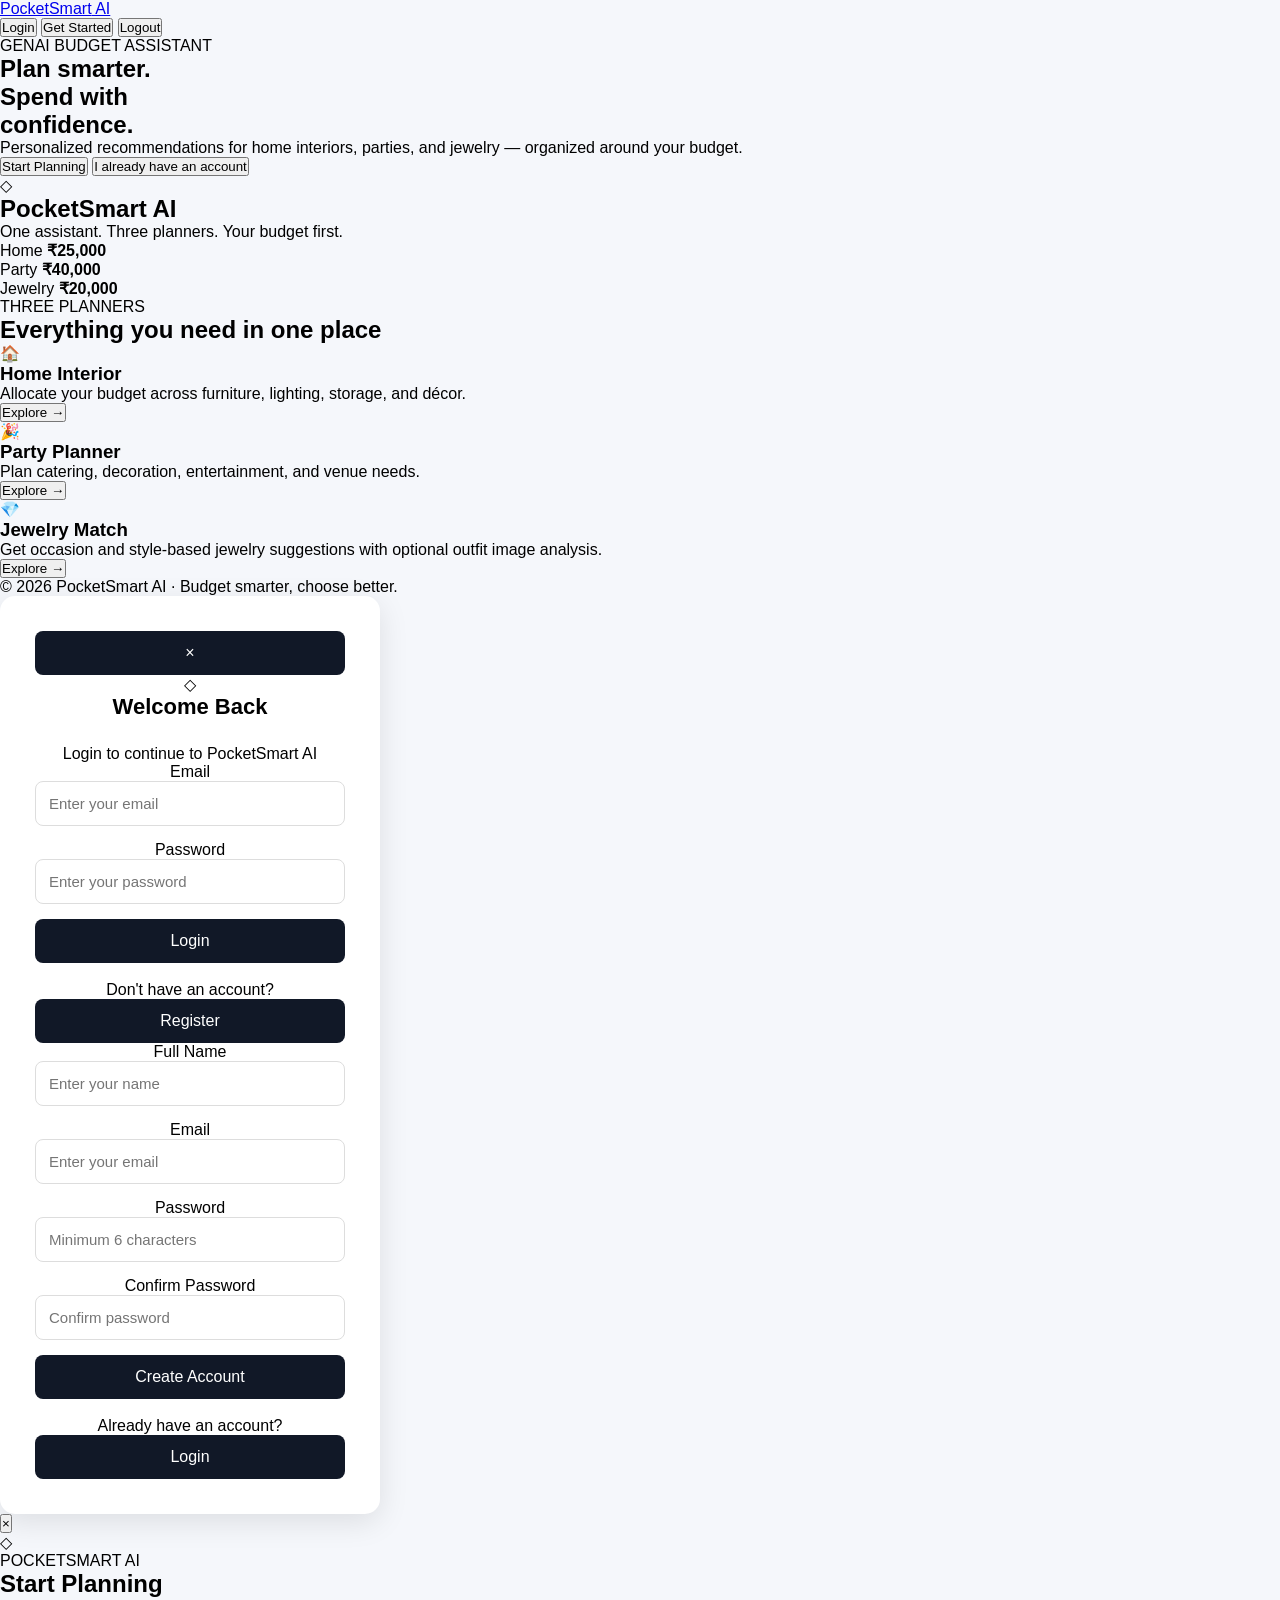
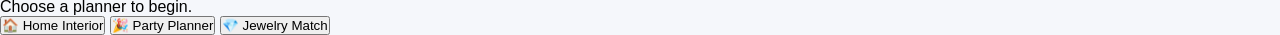
<file: index.html>
<!DOCTYPE html>
<html lang="en">
<head>
    <meta charset="UTF-8">
    <meta name="viewport" content="width=device-width, initial-scale=1.0">
    <title>PocketSmart AI</title>
    <link rel="stylesheet" href="style.css">
</head>

<body>

<!-- NAVBAR -->
<header class="navbar">

    <a href="#home" class="logo">
        Pocket<span>Smart</span> AI
    </a>

    <nav>
        <button id="loginBtn" class="login-btn">
            Login
        </button>

        <button id="getStartedBtn" class="get-started">
            Get Started
        </button>

        <span id="welcomeUser" class="welcome-user hidden"></span>

        <button id="logoutBtn" class="logout-btn hidden">
            Logout
        </button>
    </nav>

</header>


<!-- MAIN -->
<main>

    <!-- HERO -->
    <section class="hero" id="home">

        <div class="hero-content">

            <p class="eyebrow">
                GENAI BUDGET ASSISTANT
            </p>

            <h1>
                Plan smarter.<br>
                <span>Spend with</span><br>
                <span>confidence.</span>
            </h1>

            <p class="description">
                Personalized recommendations for home interiors,
                parties, and jewelry — organized around your budget.
            </p>

            <div class="hero-buttons">

                <button
                    id="startPlanningBtn"
                    class="start-planning">
                    Start Planning
                </button>

                <button
                    id="accountBtn"
                    class="account-btn">
                    I already have an account
                </button>

            </div>

        </div>


        <!-- BUDGET CARD -->
        <div class="budget-card">

            <div class="card-icon">◇</div>

            <h2>PocketSmart AI</h2>

            <p>
                One assistant. Three planners.
                Your budget first.
            </p>

            <div class="budget-list">

                <div>
                    <span>Home</span>
                    <strong>₹25,000</strong>
                </div>

                <div>
                    <span>Party</span>
                    <strong>₹40,000</strong>
                </div>

                <div>
                    <span>Jewelry</span>
                    <strong>₹20,000</strong>
                </div>

            </div>

        </div>

    </section>


    <!-- PLANNERS -->
    <section class="planners" id="planners">

        <p class="eyebrow">
            THREE PLANNERS
        </p>

        <h2 class="section-title">
            Everything you need in one place
        </h2>

        <div class="planner-grid">

            <!-- HOME -->
            <div class="planner-card">

                <div class="planner-icon">🏠</div>

                <h3>
                    Home Interior
                </h3>

                <p>
                    Allocate your budget across furniture,
                    lighting, storage, and décor.
                </p>

                <button
                    class="explore-btn"
                    data-planner="home">
                    Explore →
                </button>

            </div>


            <!-- PARTY -->
            <div class="planner-card">

                <div class="planner-icon">🎉</div>

                <h3>
                    Party Planner
                </h3>

                <p>
                    Plan catering, decoration,
                    entertainment, and venue needs.
                </p>

                <button
                    class="explore-btn"
                    data-planner="party">
                    Explore →
                </button>

            </div>


            <!-- JEWELRY -->
            <div class="planner-card">

                <div class="planner-icon">💎</div>

                <h3>
                    Jewelry Match
                </h3>

                <p>
                    Get occasion and style-based jewelry
                    suggestions with optional outfit image analysis.
                </p>

                <button
                    class="explore-btn"
                    data-planner="jewelry">
                    Explore →
                </button>

            </div>

        </div>

    </section>

</main>


<footer>
    © 2026 PocketSmart AI · Budget smarter, choose better.
</footer>


<!-- =====================================================
     LOGIN / REGISTER MODAL
===================================================== -->

<div id="authModal" class="modal-overlay">

    <div class="auth-box">

        <button id="closeAuth" class="close-btn">
            ×
        </button>

        <div class="auth-logo">
            ◇
        </div>

        <h2 id="authTitle">
            Welcome Back
        </h2>

        <p id="authSubtitle">
            Login to continue to PocketSmart AI
        </p>


        <!-- LOGIN FORM -->

        <form id="loginForm">

            <label>Email</label>

            <input
                type="email"
                id="loginEmail"
                placeholder="Enter your email"
                required
            >


            <label>Password</label>

            <input
                type="password"
                id="loginPassword"
                placeholder="Enter your password"
                required
            >


            <button
                type="submit"
                class="auth-submit">
                Login
            </button>


            <p id="loginMessage"
               class="message">
            </p>


            <p class="switch-text">

                Don't have an account?

                <button
                    type="button"
                    id="showRegister">
                    Register
                </button>

            </p>

        </form>


        <!-- REGISTER FORM -->

        <form
            id="registerForm"
            class="hidden">

            <label>Full Name</label>

            <input
                type="text"
                id="registerName"
                placeholder="Enter your name"
                required
            >


            <label>Email</label>

            <input
                type="email"
                id="registerEmail"
                placeholder="Enter your email"
                required
            >


            <label>Password</label>

            <input
                type="password"
                id="registerPassword"
                placeholder="Minimum 6 characters"
                minlength="6"
                required
            >


            <label>Confirm Password</label>

            <input
                type="password"
                id="confirmPassword"
                placeholder="Confirm password"
                minlength="6"
                required
            >


            <button
                type="submit"
                class="auth-submit">
                Create Account
            </button>


            <p id="registerMessage"
               class="message">
            </p>


            <p class="switch-text">

                Already have an account?

                <button
                    type="button"
                    id="showLogin">
                    Login
                </button>

            </p>

        </form>

    </div>

</div>


<!-- =====================================================
     PLANNER MODAL
===================================================== -->

<div id="plannerModal" class="modal-overlay">

    <div class="planner-box">

        <button
            id="closePlanner"
            class="close-btn">
            ×
        </button>

        <div
            id="plannerIcon"
            class="modal-icon">
            ◇
        </div>

        <p class="eyebrow">
            POCKETSMART AI
        </p>

        <h2 id="plannerTitle">
            Start Planning
        </h2>

        <p id="plannerText">
            Choose a planner to begin.
        </p>

        <div class="planner-options">

            <button
                class="modal-option"
                data-planner-modal="home">
                🏠 Home Interior
            </button>

            <button
                class="modal-option"
                data-planner-modal="party">
                🎉 Party Planner
            </button>

            <button
                class="modal-option"
                data-planner-modal="jewelry">
                💎 Jewelry Match
            </button>

        </div>

    </div>

</div>


<script src="script.js"></script>

</body>
</html>
</file>
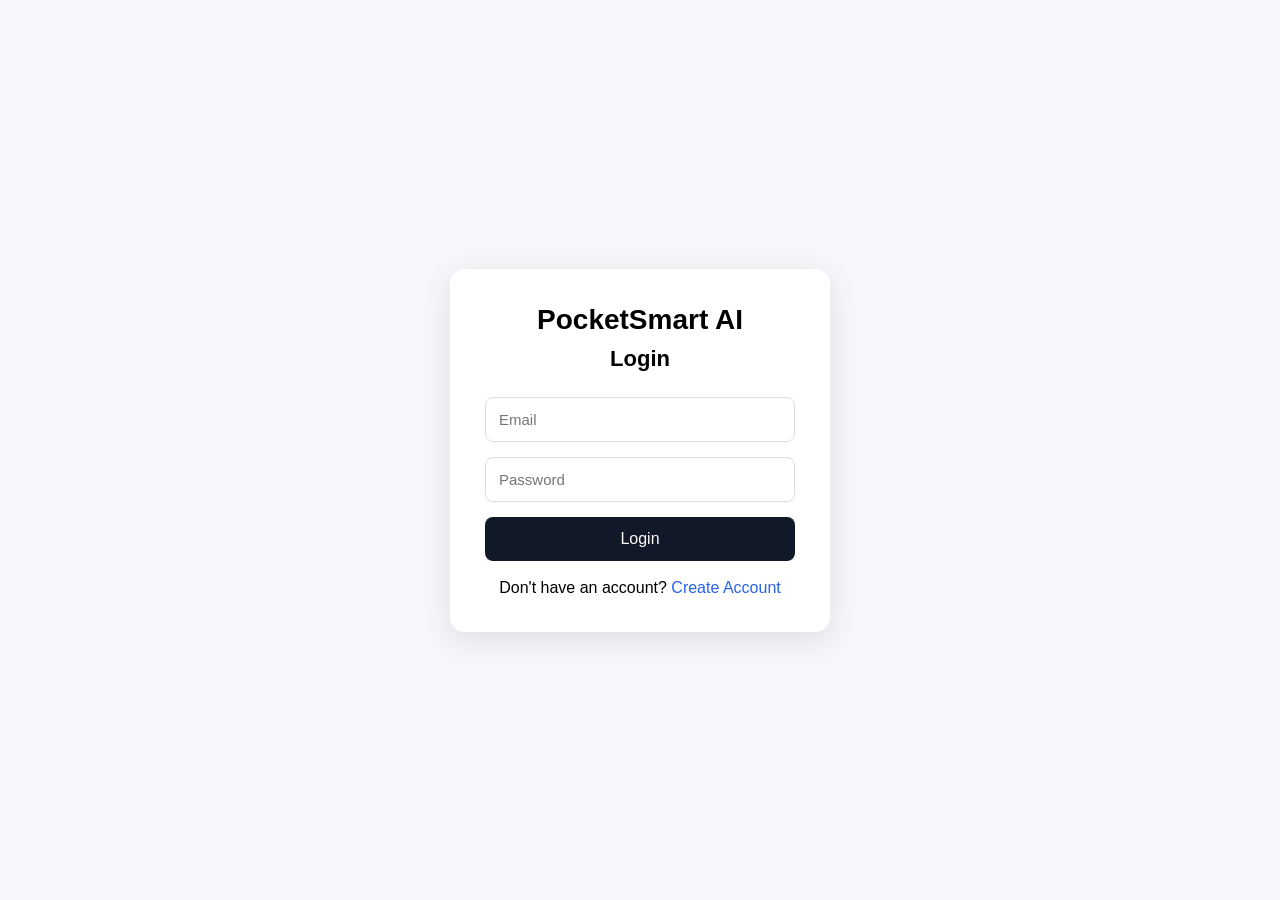
<file: login.html>
<!DOCTYPE html>
<html lang="en">
<head>
    <meta charset="UTF-8">
    <meta name="viewport" content="width=device-width, initial-scale=1.0">
    <title>Login - PocketSmart AI</title>
    <link rel="stylesheet" href="style.css">
</head>

<body>

    <div class="auth-container">

        <div class="auth-box">

            <h1>PocketSmart AI</h1>
            <h2>Login</h2>

            <form id="loginForm">

                <input
                    type="email"
                    id="loginEmail"
                    placeholder="Email"
                    required
                >

                <input
                    type="password"
                    id="loginPassword"
                    placeholder="Password"
                    required
                >

                <button type="submit">
                    Login
                </button>

            </form>

            <p id="loginMessage"></p>

            <p>
                Don't have an account?
                <a href="register.html">Create Account</a>
            </p>

        </div>

    </div>

    <script src="script.js"></script>

</body>
</html>
</file>
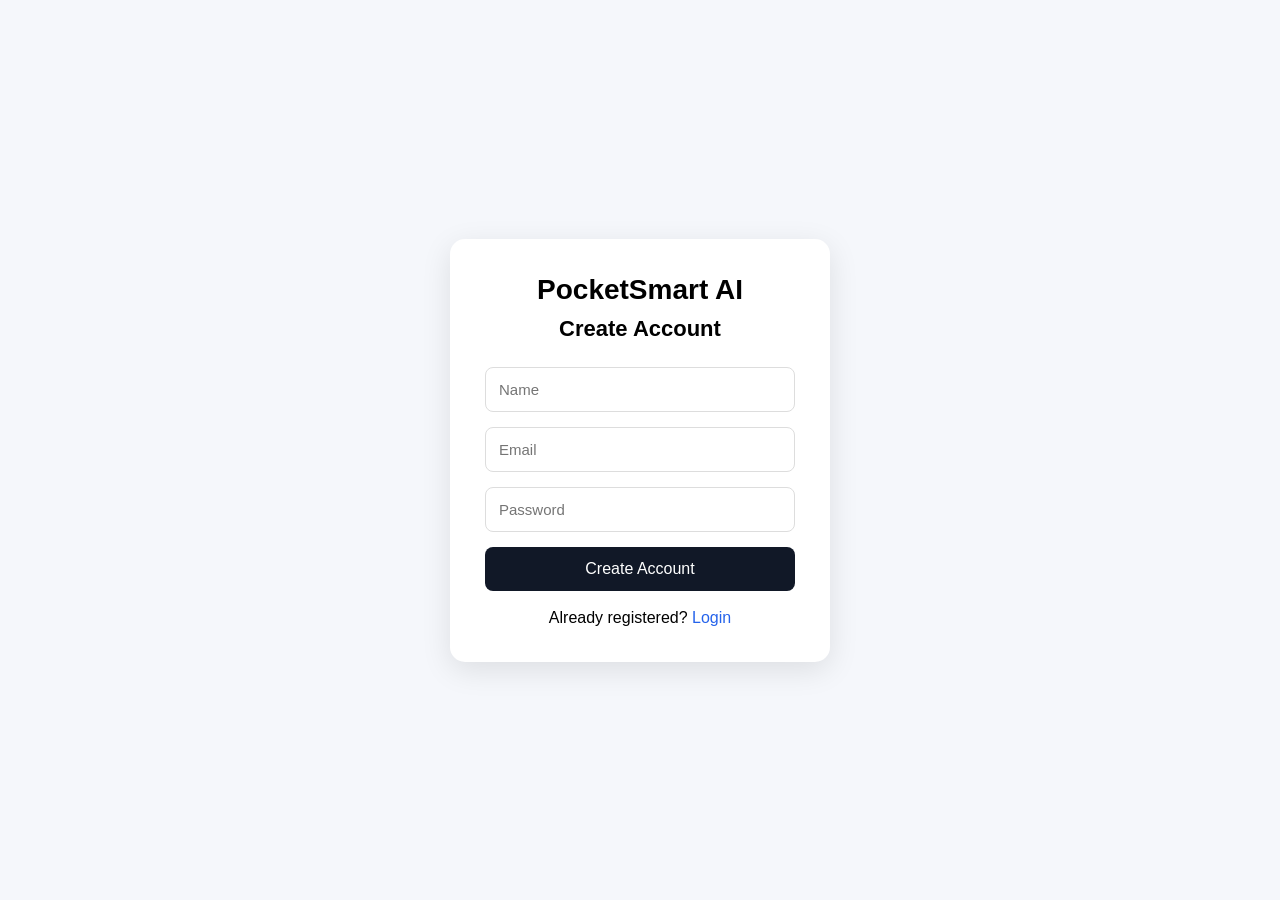
<file: register.html>
<!DOCTYPE html>
<html lang="en">
<head>
    <meta charset="UTF-8">
    <meta name="viewport" content="width=device-width, initial-scale=1.0">
    <title>Register - PocketSmart AI</title>
    <link rel="stylesheet" href="style.css">
</head>

<body>

    <div class="auth-container">

        <div class="auth-box">

            <h1>PocketSmart AI</h1>
            <h2>Create Account</h2>

            <form id="registerForm">

                <input
                    type="text"
                    id="registerName"
                    placeholder="Name"
                    required
                >

                <input
                    type="email"
                    id="registerEmail"
                    placeholder="Email"
                    required
                >

                <input
                    type="password"
                    id="registerPassword"
                    placeholder="Password"
                    required
                >

                <button type="submit">
                    Create Account
                </button>

            </form>

            <p id="registerMessage"></p>

            <p>
                Already registered?
                <a href="login.html">Login</a>
            </p>

        </div>

    </div>

    <script src="script.js"></script>

</body>
</html>
</file>
<file: style.css>
* {
    box-sizing: border-box;
    margin: 0;
    padding: 0;
}

body {
    font-family: Arial, sans-serif;
    background: #f5f7fb;
}


/* ==============================
   AUTH CONTAINER
   ============================== */

.auth-container {
    min-height: 100vh;

    display: flex;
    justify-content: center;
    align-items: center;

    padding: 20px;
}


/* ==============================
   AUTH BOX
   ============================== */

.auth-box {
    width: 380px;

    background: white;

    padding: 35px;

    border-radius: 15px;

    box-shadow:
        0 8px 30px rgba(0, 0, 0, 0.1);

    text-align: center;
}


/* ==============================
   HEADINGS
   ============================== */

.auth-box h1 {
    margin-bottom: 10px;
    font-size: 28px;
}

.auth-box h2 {
    margin-bottom: 25px;
    font-size: 22px;
}


/* ==============================
   INPUTS
   ============================== */

.auth-box input {
    width: 100%;

    padding: 13px;

    margin-bottom: 15px;

    border: 1px solid #ddd;

    border-radius: 8px;

    font-size: 15px;

    outline: none;
}

.auth-box input:focus {
    border-color: #2563eb;
}


/* ==============================
   BUTTON
   ============================== */

.auth-box button {
    width: 100%;

    padding: 13px;

    border: none;

    border-radius: 8px;

    background: #111827;

    color: white;

    font-size: 16px;

    cursor: pointer;
}

.auth-box button:hover {
    opacity: 0.9;
}


/* ==============================
   MESSAGE
   ============================== */

.auth-box p {
    margin-top: 18px;
}

.success-message {
    color: green;
}

.error-message {
    color: red;
}


/* ==============================
   LINK
   ============================== */

.auth-box a {
    color: #2563eb;

    text-decoration: none;
}

.auth-box a:hover {
    text-decoration: underline;
}
</file>
